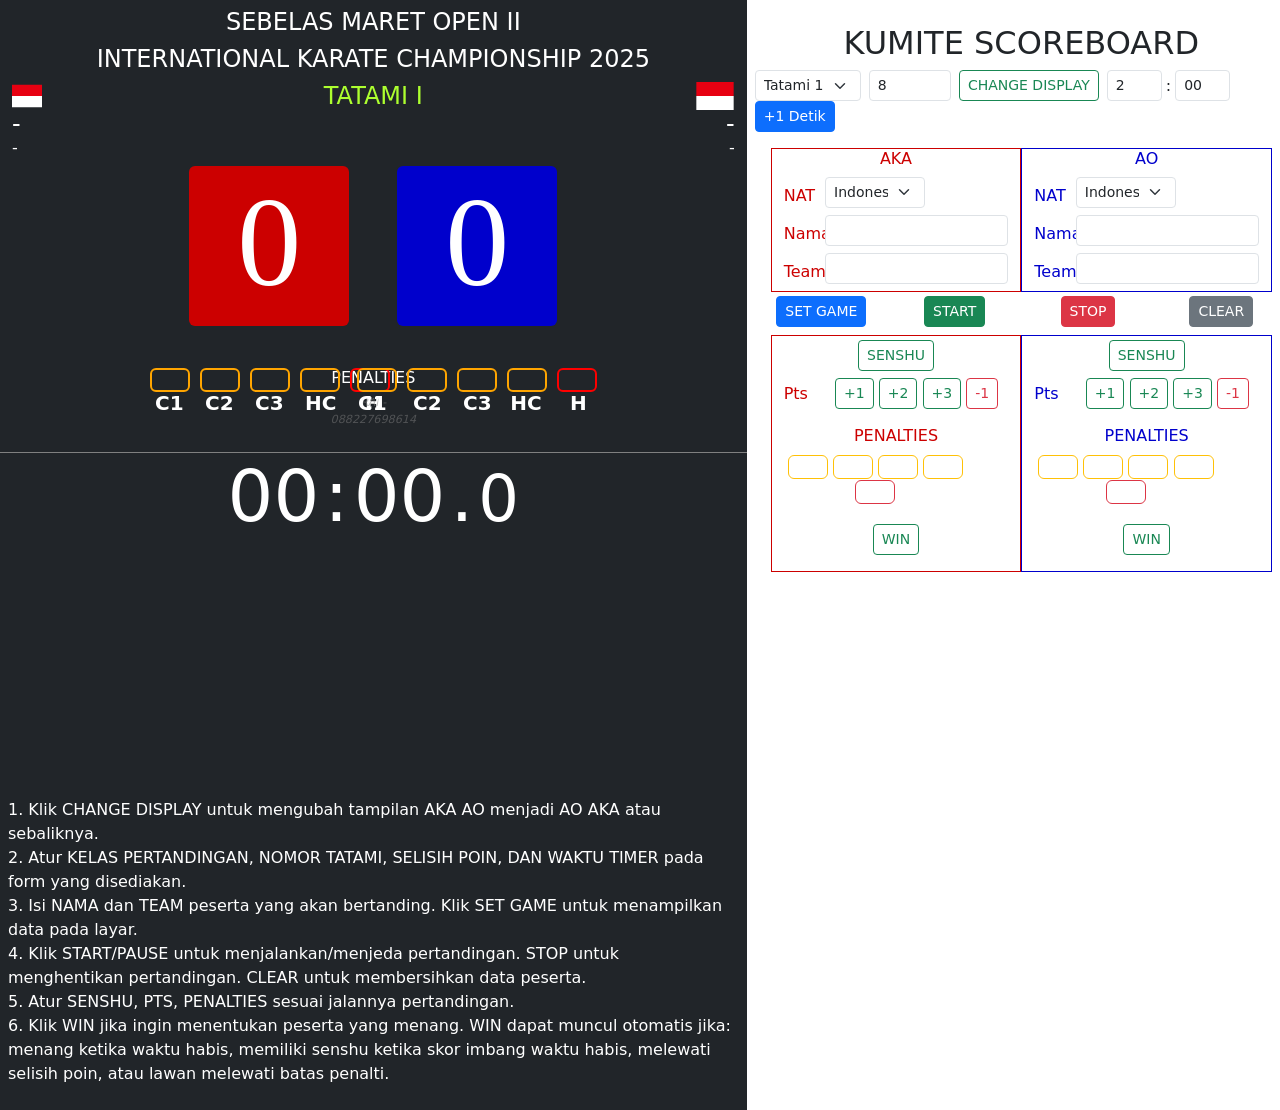
<file: index.html>
<!DOCTYPE html>
<html lang="en">
<head>
    <meta charset="UTF-8">
    <meta name="viewport" content="width=device-width, initial-scale=1.0">
    <link rel="stylesheet" href="css/bootstrap.min.css">
    <link rel="stylesheet" href="css/style.css">
    <script src="js/bootstrap.bundle.min.js"></script>
    <title>Kumite Scoreboard</title>
</head>
<body>
    <div class="d-flex justify-content-start">
        <div class="col-7 bg-dark text-white">
            <!-- Judul Kejuaraan -->
            <div class="position-relative text-center">
                <h3 class="mt-2" style="font-size: 1.5em" id="title_output">SEBELAS MARET OPEN II</h3>
                <h4 class="my-2" style="font-size: 1.5em" id="subtitle_output">INTERNATIONAL KARATE CHAMPIONSHIP 2025</h4>
                <!-- Tatami -->
                <span id="tatami_output" style="color:greenyellow; position: absolute; bottom: -40px; left: 50%; transform: translateX(-50%); font-size: 1.5em;">TATAMI I</span>
            </div>
            
            <div class="row my-2">
                <!-- AKA -->
                <div class="col-6">
                    <div class="row mx-0">
                        <div class="aka-flag">
                            <img id="aka_flag_output" src="assets/flag/id.svg" width="30" height="28">
                        </div>
                        <h4 class="mb-0" id="aka_name_output">-</h4>
                        <h6 id="aka_team_output">-</h6>
                        <div class="d-flex my-0 align-items-center">
                            <!-- Tanda WIN AKA -->
                            <div class="p-1 flex-grow-1 hi-green text-center">
                                <div id="aka_win_output" style="display: none;">
                                    <h1 id="aka_blink">WIN</h1>
                                </div>
                            </div>
                            <!-- Kotak Score AKA -->
                            <div class="p-0 badge hi-bgred" style="width: 160px; height: 160px; margin-bottom: 10px;">
                                <h1 class="display-1" style="font-family: 'Arial Black'; font-size: 8rem;" id="score_aka"></h1>
                                <div class="col-12 text-center hi-bggreen" id="aka_senshu_output" style="display: none;font-size: 2rem;">SENSHU</div>
                            </div>
                        </div>
                    </div>
                </div>
                <!-- AO -->
                <div class="col-6 text-end">
                    <div class="row mx-0">
                        <div class="ao-flag">
                            <img id="ao_flag_output" src="assets/flag/id.svg" width="40" height="28">
                        </div>
                        <h4 class="me-3 mb-0" id="ao_name_output">-</h4>
                        <h6 class="me-3" id="ao_team_output">-</h6>
                        <div class="d-flex my-0 align-items-center">
                            <!-- Kotak Score AO -->
                            <div class="p-0 badge hi-bgblue" style="width: 160px; height: 160px; margin-bottom: 10px;">
                                <h1 class="display-1" style="font-family: 'Arial Black'; font-size: 8rem;" id="score_ao"></h1>
                                <div class="col-12 text-center hi-bggreen" id="ao_senshu_output" style="display: none;font-size: 2rem;">SENSHU</div>
                            </div>
                            <!-- Tanda WIN AO -->
                            <div class="p-1 flex-grow-1 hi-green text-center" id="ao_win_output" style="display: none;">
                                <h1 id="ao_blink">WIN</h1>
                            </div>
                        </div>
                    </div>
                </div>
            </div>
            
            <!-- PENALTI-->
            <div class="container text-center my-0">
                <div class="row" style="border-bottom: 1px solid grey;">
                    <!-- AKA -->
                    <div class="col-5 position-relative my-4" style="height: 1rem;"> <!-- Increased height to accommodate labels -->
                        <!-- Kotak Penalti AKA -->
                        <span class="badge outline-warning" id="aka_pen1_placeholder" style="width: 40px; height: 24px; display: inline-block; position: absolute; left: 150px;"></span>
                        <span class="badge outline-warning" id="aka_pen2_placeholder" style="width: 40px; height: 24px; display: inline-block; position: absolute; left: 200px;"></span>
                        <span class="badge outline-warning" id="aka_pen3_placeholder" style="width: 40px; height: 24px; display: inline-block; position: absolute; left: 250px;"></span>
                        <span class="badge outline-warning" id="aka_pen4_placeholder" style="width: 40px; height: 24px; display: inline-block; position: absolute; left: 300px;"></span>
                        <span class="badge outline-danger" id="aka_pen5_placeholder" style="width: 40px; height: 24px; display: inline-block; position: absolute; left: 350px;"></span>
                    
                        <!-- Isi Kotak Penalti AKA -->
                        <span class="badge hi-bgyellow pen-slot" style="display: none; width: 40px; height: 24px; position: absolute; left: 150px;" id="aka_pen1_output"></span>
                        <span class="badge hi-bgyellow pen-slot" style="display: none; width: 40px; height: 24px; position: absolute; left: 200px;" id="aka_pen2_output"></span>
                        <span class="badge hi-bgyellow pen-slot" style="display: none; width: 40px; height: 24px; position: absolute; left: 250px;" id="aka_pen3_output"></span>
                        <span class="badge hi-bgyellow pen-slot" style="display: none; width: 40px; height: 24px; position: absolute; left: 300px;" id="aka_pen4_output"></span>
                        <span class="badge hi-bgred pen-slot" style="display: none; width: 40px; height: 24px; position: absolute; left: 350px;" id="aka_pen5_output"></span>
                    
                        <!-- Label Kotak Penalti AKA -->
                        <span style="position: absolute; top: 20px; left: 155px; font-size: 20px; font-weight: bold;">C1</span>
                        <span style="position: absolute; top: 20px; left: 205px; font-size: 20px; font-weight: bold;">C2</span>
                        <span style="position: absolute; top: 20px; left: 255px; font-size: 20px; font-weight: bold;">C3</span>
                        <span style="position: absolute; top: 20px; left: 305px; font-size: 20px; font-weight: bold;">HC</span>
                        <span style="position: absolute; top: 20px; left: 365px; font-size: 20px; font-weight: bold;">H</span> 
                    </div>
                    <!-- Tulisan PENALTIES -->
                    <div class="col-2 my-4">
                            <h5 style="font-size: 1em; margin:0; padding:0;">PENALTIES</h5> 

                            <!-- WATERMARK -->
                            <span style="display: block; margin-top: 8px; font-size: 0.7em; color: gray; opacity: 0.5; font-style: italic;">
                                RAI - 088227698614
                            </span>
                    </div>
                    <!-- AO -->
                    <div class="col-5 position-relative my-4" style="height: 2rem;"> <!-- Increased height to accommodate labels -->
                        <!-- Kotak Penalti AO -->
                        <span class="badge outline-warning" id="ao_pen1_placeholder" style="width: 40px; height: 24px; display: inline-block; position: absolute; right: 350px;"></span>
                        <span class="badge outline-warning" id="ao_pen2_placeholder" style="width: 40px; height: 24px; display: inline-block; position: absolute; right: 300px;"></span>
                        <span class="badge outline-warning" id="ao_pen3_placeholder" style="width: 40px; height: 24px; display: inline-block; position: absolute; right: 250px;"></span>
                        <span class="badge outline-warning" id="ao_pen4_placeholder" style="width: 40px; height: 24px; display: inline-block; position: absolute; right: 200px;"></span>
                        <span class="badge outline-danger" id="ao_pen5_placeholder" style="width: 40px; height: 24px; display: inline-block; position: absolute; right: 150px;"></span>
                    
                        <!-- Isi Kotak Penalti AO -->
                        <span class="badge hi-bgyellow pen-slot" style="display: none; width: 40px; height: 24px; position: absolute; right: 350px;" id="ao_pen1_output"></span>
                        <span class="badge hi-bgyellow pen-slot" style="display: none; width: 40px; height: 24px; position: absolute; right: 300px;" id="ao_pen2_output"></span>
                        <span class="badge hi-bgyellow pen-slot" style="display: none; width: 40px; height: 24px; position: absolute; right: 250px;" id="ao_pen3_output"></span>
                        <span class="badge hi-bgyellow pen-slot" style="display: none; width: 40px; height: 24px; position: absolute; right: 200px;" id="ao_pen4_output"></span>
                        <span class="badge hi-bgred pen-slot" style="display: none; width: 40px; height: 24px; position: absolute; right: 150px;" id="ao_pen5_output"></span>
                    
                        <!-- Label Kotak Penalti AO -->
                        <span style="position: absolute; top: 20px; right: 160px; font-size: 20px; font-weight: bold;">H</span>
                        <span style="position: absolute; top: 20px; right: 205px; font-size: 20px; font-weight: bold;">HC</span>
                        <span style="position: absolute; top: 20px; right: 255px; font-size: 20px; font-weight: bold;">C3</span>
                        <span style="position: absolute; top: 20px; right: 305px; font-size: 20px; font-weight: bold;">C2</span>
                        <span style="position: absolute; top: 20px; right: 360px; font-size: 20px; font-weight: bold;">C1</span>
                    </div>                    
                </div>
            </div>
            <div class="container text-center row my-0" style="margin: 0; padding: 0;">
                <div class="row align-items-center" style="margin: 0; padding: 0;"> 
                    <div class="text-center" style="margin: 0; padding: 0;"> 
                        <h1 id="outputMinute" style="display: inline; font-size: 4.5em;">00</h1>
                        <h1 style="display: inline; font-size: 4.5em;">:</h1>
                        <h1 id="outputSecond" style="display: inline; font-size: 4.5em;">00</h1>
                        <h1 style="display: inline; font-size: 4.5em;">.</h1>
                        <h3 id="outputMilisecond" style="display: inline; font-size: 4em;">0</h3>
                    </div>
                </div>
            </div>
              <div style="height: 250px;"></div>
        </div>
        <div class="col-5 mx-2 my-4">
            <h2 class="text-center">KUMITE SCOREBOARD</h2>
            <div class="mb-3 row gx-2 align-items-center">
                <!-- Tatami -->
                <div class="col-auto">
                    <select id="tatami_input" class="form-select form-select-sm" data-bs-toggle="tooltip" data-bs-placement="top" data-bs-title="Nomor Tatami" onchange="js_tatami()">
                        <option value="1">Tatami 1</option>
                        <option value="2">Tatami 2</option>
                        <option value="3">Tatami 3</option>
                        <option value="4">Tatami 4</option>
                        <option value="5">Tatami 5</option>
                        <option value="6">Tatami 6</option>
                        <option value="7">Tatami 7</option>
                        <option value="8">Tatami 8</option>
                    </select>
                </div>
                <!-- Selisih poin -->
                <div class="col-sm-2">
                    <input id="dev_point" min="0" type="number" value="8" class="form-control form-control-sm" data-bs-title="SELISIH POIN" onchange="js_dev_point()">
                </div>
                <!-- Change display -->
                <div class="col-auto">
                    <a href="Kumite Scoreboard - Reverse Display.html">
                        <button type="button" class="btn btn-outline-success btn-sm" data-bs-toggle="tooltip" data-bs-placement="top" data-bs-title="Reverse Display">CHANGE DISPLAY</button>
                    </a>
                </div>
                <!-- Waktu -->
                <div class="col-auto">
                    <div class="d-flex align-items-center gap-1">
                        <input id="inputMinute" type="number" class="form-control form-control-sm" data-bs-toggle="tooltip" data-bs-placement="top" data-bs-title="Menit" style="width:55px;" value="2">
                        <span>:</span>
                        <input id="inputSecond" type="number" class="form-control form-control-sm" data-bs-toggle="tooltip" data-bs-placement="top" data-bs-title="Detik" style="width:55px;" value="00">
                    </div>
                </div>
                <!-- Add time -->
                <div class="col-auto">
                    <button type="button" class="btn btn-primary btn-sm" id="add_time_button" data-bs-toggle="tooltip" data-bs-placement="top" data-bs-title="Add Extra Time">+1 Detik</button>
                </div>
            </div>
            <div class="container text-center mt-2">
                <div class="row mx-1">
                    <!-- Input Team AKA -->
                    <div class="col-6 hi-outred">
                        <div class="row align-items-center">
                            <div class="col justify-content-center">
                                <H6>AKA</H6>
                            </div>
                        </div>
                        <div class="row form-inline">
                            <label for="nationality" class="col-sm-2 col-form-label">NAT</label>
                            <div class="col-sm-6">
                                <select id="aka_nat_input" class="form-select form-select-sm" aria-label="Select Nationality">
                                    <option selected value="INA" data-flag="assets/flag/id.svg">Indonesia</option>
                                    <option value="BRU" data-flag="assets/flag/bn.svg">Brunei Darussalam</option>
                                    <option value="MAS" data-flag="assets/flag/my.svg">Malaysia</option>
                                    <option value="SDN" data-flag="assets/flag/sd.svg">Sudan</option>
                                    <option value="MYA" data-flag="assets/flag/mm.svg">Myanmar</option>
                                    <option value="MAR" data-flag="assets/flag/ma.svg">Morocco</option>
                                    <option value="TAN" data-flag="assets/flag/tz.svg">Tanzania</option>
                                </select>
                            </div>
                        </div>
                        <div class="row">
                            <label for="aka_name" class="col-sm-2 col-form-label">Nama</label>
                            <div class="col-sm-10">
                                <input type="text" value="" class="form-control form-control-sm" id="aka_name_input" onchange="js_aka_name()">
                            </div>
                        </div>
                        <div class="row">
                            <label for="aka_team" class="col-sm-2 col-form-label">Team</label>
                            <div class="col-sm-10">
                                <input type="text" value="" class="form-control form-control-sm" id="aka_team_input" onchange="js_aka_team()">
                            </div>
                        </div>
                    </div>
                    <!-- Input Team AO -->
                    <div class="col-6 hi-outblue">
                        <div class="row align-items-center">
                            <div class="col justify-content-center">
                                <h6>AO</h6>
                            </div>
                        </div>
                        <div class="row form-inline">
                            <label for="nationality" class="col-sm-2 col-form-label">NAT</label>
                            <div class="col-sm-6">
                                <select id="ao_nat_input" class="form-select form-select-sm" aria-label="Select Nationality">
                                    <option selected value="INA" data-flag="assets/flag/id.svg">Indonesia</option>
                                    <option value="BRU" data-flag="assets/flag/bn.svg">Brunei Darussalam</option>
                                    <option value="MAS" data-flag="assets/flag/my.svg">Malaysia</option>
                                    <option value="SDN" data-flag="assets/flag/sd.svg">Sudan</option>
                                    <option value="MYA" data-flag="assets/flag/mm.svg">Myanmar</option>
                                    <option value="MAR" data-flag="assets/flag/ma.svg">Morocco</option>
                                    <option value="TAN" data-flag="assets/flag/tz.svg">Tanzania</option>
                                </select>
                            </div>
                        </div>
                        <div class="row">
                            <label for="ao_name" class="col-sm-2 col-form-label">Nama</label>
                            <div class="col-sm-10">
                                <input type="text" value="" class="form-control form-control-sm" id="ao_name_input" onchange="js_ao_name()">
                            </div>
                        </div>
                        <div class="row">
                            <label for="ao_team" class="col-sm-2 col-form-label">Team</label>
                            <div class="col-sm-10">
                                <input type="text" value="" class="form-control form-control-sm" id="ao_team_input" onchange="js_ao_team()">
                            </div>
                        </div>
                    </div>
                </div>
            </div>
            <div class="container text-center">
                <div class="row mt-1 align-items-center">
                    <div class="col">
                        <button type="button" class="btn btn-primary btn-sm" onclick="round_set()" style="display: inline-block;">SET GAME</button>
                    </div>
                    <div class="col">
                        <button type="button" class="btn btn-success btn-sm" onclick="StartClock()" id="startTime" style="display: inline-block;">START</button>
                        <button type="button" class="btn btn-warning btn-sm" onclick="PauseClock()" id="pauseTime" style="display: none;">PAUSE</button>
                    </div>
                    <div class="col">
                        <button type="button" class="btn btn-danger btn-sm" onclick="StopClock()" id="stopTime" style="display: inline-block;">STOP</button>
                    </div>
                    <div class="col">
                        <button type="button" class="btn btn-secondary btn-sm" onclick="clear_set()" id="clear_set" style="display: inline-block;">CLEAR</button>
                    </div>
                </div>
            </div>
            <div class="container text-center mt-2">
                <div class="row mx-1">
                    <!-- Input Poin, Penalti, Senshu, dan WIN AKA -->
                    <div class="col-6 hi-outred">
                        <div class="row align-items-center mt-1">
                            <div class="col justify-content-center">
                                <button type="button" class="btn btn-outline-success btn-sm" id="aka_senshu_on" style="display: inline-block;" onclick="aka_senshu_on()">SENSHU</button>
                                <button type="button" class="btn btn-success btn-sm" id="aka_senshu_off" style="display: none;" onclick="aka_senshu_off()">SENSHU</button>
                            </div>
                        </div>
                        <div class="my-1 row align-items-center">
                            <label for="pts" class="col-sm-2 col-form-label">Pts</label>
                            <div class="col-sm-10 text-center">
                                <button type="button" class="btn btn-outline-success btn-sm" onclick="aka_juko()">+1</button>
                                <button type="button" class="btn btn-outline-success btn-sm" onclick="aka_wazzari()">+2</button>
                                <button type="button" class="btn btn-outline-success btn-sm" onclick="aka_ippon()">+3</button>
                                <button type="button" class="btn btn-outline-danger btn-sm" onclick="aka_minus()">-1</button>
                            </div>
                        </div>
                        <div class="my-1 row">
                            <label for="penalties" class="col-sm-12 col-form-label">PENALTIES</label>
                            <div class="col-sm-10 mb-3">
                                <button type="button" class="btn btn-outline-warning" id="aka_pen1_on" style="width: 40px; height: 24px; display: inline-block;" onclick="aka_pen1_on()"></button>
                                <button type="button" class="btn btn-warning" id="aka_pen1_off" style="width: 40px; height: 24px; display: none;" onclick="aka_pen1_off()"></button>
                                <button type="button" class="btn btn-outline-warning" id="aka_pen2_on" style="width: 40px; height: 24px; display: inline-block;" onclick="aka_pen2_on()"></button>
                                <button type="button" class="btn btn-warning" id="aka_pen2_off" style="width: 40px; height: 24px; display: none;" onclick="aka_pen2_off()"></button>
                                <button type="button" class="btn btn-outline-warning" id="aka_pen3_on" style="width: 40px; height: 24px; display: inline-block;" onclick="aka_pen3_on()"></button>
                                <button type="button" class="btn btn-warning" id="aka_pen3_off" style="width: 40px; height: 24px; display: none;" onclick="aka_pen3_off()"></button>
                                <button type="button" class="btn btn-outline-warning" id="aka_pen4_on" style="width: 40px; height: 24px; display: inline-block;" onclick="aka_pen4_on()"></button>
                                <button type="button" class="btn btn-warning" id="aka_pen4_off" style="width: 40px; height: 24px; display: none;" onclick="aka_pen4_off()"></button>
                                <button type="button" class="btn btn-outline-danger" id="aka_pen5_on" style="width: 40px; height: 24px; display: inline-block;" onclick="aka_pen5_on()"></button>
                                <button type="button" class="btn btn-danger" id="aka_pen5_off" style="width: 40px; height: 24px; display: none;" onclick="aka_pen5_off()"></button>
                            </div>
                        </div>
                        <div class="mb-3 row">
                            <div class="col-12">
                                <button type="button" class="btn btn-outline-success btn-sm" id="aka_win_on" style="display: inline-block;" onclick="aka_win_on()">WIN</button>
                                <button type="button" class="btn btn-success btn-sm" id="aka_win_off" style="display: none;" onclick="aka_win_off()">WIN</button>
                            </div>
                        </div>
                    </div>
                    <!-- Input Poin, Penalti, Senshu, dan WIN AO -->
                    <div class="col-6 hi-outblue">
                        <div class="row align-items-center mt-1">
                            <div class="col justify-content-center">
                                <button type="button" class="btn btn-outline-success btn-sm" id="ao_senshu_on" style="display: inline-block;" onclick="ao_senshu_on()">SENSHU</button>
                                <button type="button" class="btn btn-success btn-sm" id="ao_senshu_off" style="display: none;" onclick="ao_senshu_off()">SENSHU</button>
                            </div>
                        </div>
                        <div class="my-1 row align-items-center">
                            <label for="pts" class="col-sm-2 col-form-label">Pts</label>
                            <div class="col-sm-10 text-center">
                                <button type="button" class="btn btn-outline-success btn-sm" onclick="ao_juko()">+1</button>
                                <button type="button" class="btn btn-outline-success btn-sm" onclick="ao_wazzari()">+2</button>
                                <button type="button" class="btn btn-outline-success btn-sm" onclick="ao_ippon()">+3</button>
                                <button type="button" class="btn btn-outline-danger btn-sm" onclick="ao_minus()">-1</button>
                            </div>
                        </div>
                        <div class="my-1 row align-items-center">
                            <label for="penalties" class="col-sm-12 col-form-label">PENALTIES</label>
                            <div class="col-sm-10 mb-3">
                                <button type="button" class="btn btn-outline-warning" id="ao_pen1_on" style="width: 40px; height: 24px; display: inline-block;" onclick="ao_pen1_on()"></button>
                                <button type="button" class="btn btn-warning" id="ao_pen1_off" style="width: 40px; height: 24px; display: none;" onclick="ao_pen1_off()"></button>
                                <button type="button" class="btn btn-outline-warning" id="ao_pen2_on" style="width: 40px; height: 24px; display: inline-block;" onclick="ao_pen2_on()"></button>
                                <button type="button" class="btn btn-warning" id="ao_pen2_off" style="width: 40px; height: 24px; display: none;" onclick="ao_pen2_off()"></button>
                                <button type="button" class="btn btn-outline-warning" id="ao_pen3_on" style="width: 40px; height: 24px; display: inline-block;" onclick="ao_pen3_on()"></button>
                                <button type="button" class="btn btn-warning" id="ao_pen3_off" style="width: 40px; height: 24px; display: none;" onclick="ao_pen3_off()"></button>
                                <button type="button" class="btn btn-outline-warning" id="ao_pen4_on" style="width: 40px; height: 24px; display: inline-block;" onclick="ao_pen4_on()"></button>
                                <button type="button" class="btn btn-warning" id="ao_pen4_off" style="width: 40px; height: 24px; display: none;" onclick="ao_pen4_off()"></button>
                                <button type="button" class="btn btn-outline-danger" id="ao_pen5_on" style="width: 40px; height: 24px; display: inline-block;" onclick="ao_pen5_on()"></button>
                                <button type="button" class="btn btn-danger" id="ao_pen5_off" style="width: 40px; height: 24px; display: none;" onclick="ao_pen5_off()"></button>
                            </div>
                        </div>
                        <div class="mb-3 row">
                            <div class="col-12">
                                <button type="button" class="btn btn-outline-success btn-sm" id="ao_win_on" style="display: inline-block;" onclick="ao_win_on()">WIN</button>
                                <button type="button" class="btn btn-success btn-sm" id="ao_win_off" style="display: none;" onclick="ao_win_off()">WIN</button>
                            </div>
                        </div>
                    </div>

                </div>
            </div>
        </div>
    </div>
    <div class="d-flex justify-content-start">
        <div class="col-7 bg-dark text-white p-2">
            <p>
                1. Klik CHANGE DISPLAY untuk mengubah tampilan AKA AO menjadi AO AKA atau sebaliknya. <br>
                2. Atur KELAS PERTANDINGAN, NOMOR TATAMI, SELISIH POIN, DAN WAKTU TIMER pada form yang disediakan.<br>
                3. Isi NAMA dan TEAM peserta yang akan bertanding. Klik SET GAME untuk menampilkan data pada layar.<br>
                4. Klik START/PAUSE untuk menjalankan/menjeda pertandingan. STOP untuk menghentikan pertandingan. CLEAR untuk membersihkan data peserta. <br>
                5. Atur SENSHU, PTS, PENALTIES sesuai jalannya pertandingan. <br>
                6. Klik WIN jika ingin menentukan peserta yang menang. WIN dapat muncul otomatis jika: menang ketika waktu habis, memiliki senshu ketika skor imbang waktu habis, melewati selisih poin, atau lawan melewati batas penalti.
            </p>
        </div>
    </div>
    <script src="js/kumite-script.js"></script>
</body>
</html>
</file>
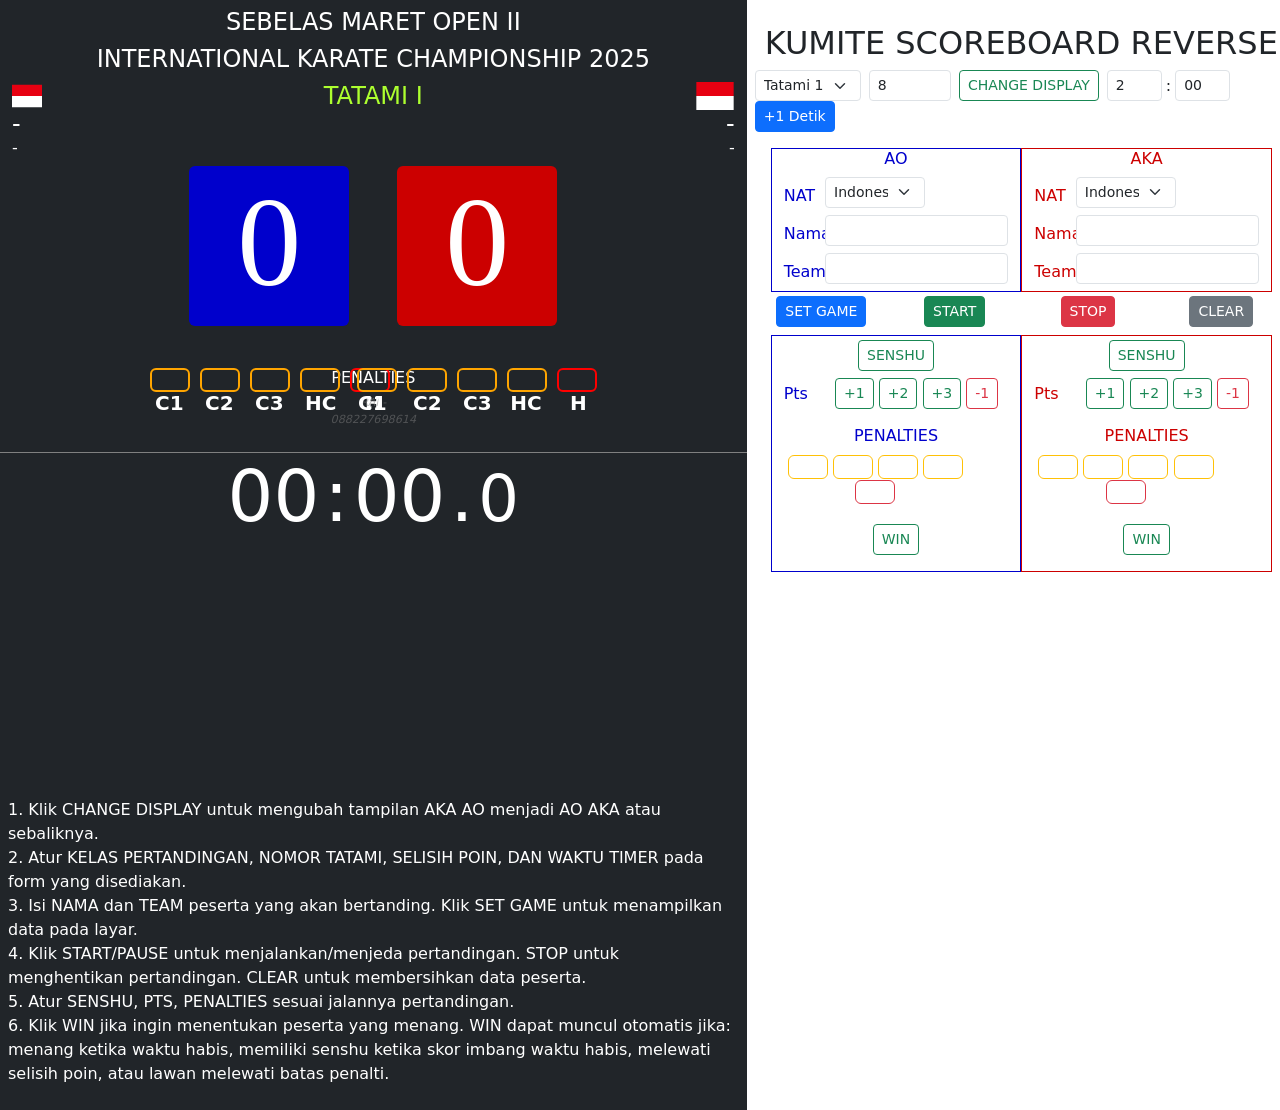
<file: Kumite Scoreboard - Reverse Display.html>
<!DOCTYPE html>
<html lang="en">
<head>
    <meta charset="UTF-8">
    <meta name="viewport" content="width=device-width, initial-scale=1.0">
    <link rel="stylesheet" href="css/bootstrap.min.css">
    <link rel="stylesheet" href="css/style.css">
    <script src="js/bootstrap.bundle.min.js"></script>
    <title>Kumite Scoreboard</title>
</head>
<body>
    <div class="d-flex justify-content-start">
        <div class="col-7 bg-dark text-white">
            <!-- Judul Kejuaraan -->
            <div class="position-relative text-center">
                <h3 class="mt-2" style="font-size: 1.5em" id="title_output">SEBELAS MARET OPEN II</h3>
                <h4 class="my-2" style="font-size: 1.5em" id="subtitle_output">INTERNATIONAL KARATE CHAMPIONSHIP 2025</h4>
                <!-- Tatami -->
                <span id="tatami_output" style="color:greenyellow; position: absolute; bottom: -40px; left: 50%; transform: translateX(-50%); font-size: 1.5em;">TATAMI I</span>
            </div>
            
            <div class="row my-2">
                <!-- AO -->
                <div class="col-6">
                    <div class="row mx-0">
                        <div class="ao-flag">
                            <img id="ao_flag_output" src="assets/flag/id.svg" width="30" height="28">
                        </div>
                        <h4 class="mb-0" id="ao_name_output">-</h4>
                        <h6 id="ao_team_output">-</h6>
                        <div class="d-flex my-0 align-items-center">
                            <!-- Tanda WIN AO -->
                            <div class="p-1 flex-grow-1 hi-green text-center">
                                <div id="ao_win_output" style="display: none;">
                                    <h1 id="ao_blink">WIN</h1>
                                </div>
                            </div>
                            <!-- Kotak Score AO -->
                            <div class="p-0 badge hi-bgblue" style="width: 160px; height: 160px; margin-bottom: 10px;">
                                <h1 class="display-1" style="font-family: 'Arial Black'; font-size: 8rem;" id="score_ao"></h1>
                                <div class="col-12 text-center hi-bggreen" id="ao_senshu_output" style="display: none;font-size: 2rem;">SENSHU</div>
                            </div>
                        </div>
                    </div>
                </div>
                <!-- AKA -->
                <div class="col-6 text-end">
                    <div class="row mx-0">
                        <div class="aka-flag">
                            <img id="aka_flag_output" src="assets/flag/id.svg" width="40" height="28">
                        </div>
                        <h4 class="me-3 mb-0" id="aka_name_output">-</h4>
                        <h6 class="me-3" id="aka_team_output">-</h6>
                        <div class="d-flex my-0 align-items-center">
                            <!-- Kotak Score AKA -->
                            <div class="p-0 badge hi-bgred" style="width: 160px; height: 160px; margin-bottom: 10px;">
                                <h1 class="display-1" style="font-family: 'Arial Black'; font-size: 8rem;" id="score_aka"></h1>
                                <div class="col-12 text-center hi-bggreen" id="aka_senshu_output" style="display: none;font-size: 2rem;">SENSHU</div>
                            </div>
                            <!-- Tanda WIN AKA -->
                            <div class="p-1 flex-grow-1 hi-green text-center" id="aka_win_output" style="display: none;">
                                <h1 id="aka_blink">WIN</h1>
                            </div>
                        </div>
                    </div>
                </div>
            </div>
            
            <!-- PENALTI-->
            <div class="container text-center my-0">
                <div class="row" style="border-bottom: 1px solid grey;">
                    <!-- AO -->
                    <div class="col-5 position-relative my-4" style="height: 1rem;"> 
                        <!-- Kotak Penalti AO -->
                        <span class="badge outline-warning" id="ao_pen1_placeholder" style="width: 40px; height: 24px; display: inline-block; position: absolute; left: 150px;"></span>
                        <span class="badge outline-warning" id="ao_pen2_placeholder" style="width: 40px; height: 24px; display: inline-block; position: absolute; left: 200px;"></span>
                        <span class="badge outline-warning" id="ao_pen3_placeholder" style="width: 40px; height: 24px; display: inline-block; position: absolute; left: 250px;"></span>
                        <span class="badge outline-warning" id="ao_pen4_placeholder" style="width: 40px; height: 24px; display: inline-block; position: absolute; left: 300px;"></span>
                        <span class="badge outline-danger" id="ao_pen5_placeholder" style="width: 40px; height: 24px; display: inline-block; position: absolute; left: 350px;"></span>
                    
                        <!-- Isi Kotak Penalti AKA -->
                        <span class="badge hi-bgyellow pen-slot" style="display: none; width: 40px; height: 24px; position: absolute; left: 150px;" id="ao_pen1_output"></span>
                        <span class="badge hi-bgyellow pen-slot" style="display: none; width: 40px; height: 24px; position: absolute; left: 200px;" id="ao_pen2_output"></span>
                        <span class="badge hi-bgyellow pen-slot" style="display: none; width: 40px; height: 24px; position: absolute; left: 250px;" id="ao_pen3_output"></span>
                        <span class="badge hi-bgyellow pen-slot" style="display: none; width: 40px; height: 24px; position: absolute; left: 300px;" id="ao_pen4_output"></span>
                        <span class="badge hi-bgred pen-slot" style="display: none; width: 40px; height: 24px; position: absolute; left: 350px;" id="ao_pen5_output"></span>
                    
                        <!-- Label Kotak Penalti AKA-->
                        <span style="position: absolute; top: 20px; left: 155px; font-size: 20px; font-weight: bold;">C1</span>
                        <span style="position: absolute; top: 20px; left: 205px; font-size: 20px; font-weight: bold;">C2</span>
                        <span style="position: absolute; top: 20px; left: 255px; font-size: 20px; font-weight: bold;">C3</span>
                        <span style="position: absolute; top: 20px; left: 305px; font-size: 20px; font-weight: bold;">HC</span>
                        <span style="position: absolute; top: 20px; left: 365px; font-size: 20px; font-weight: bold;">H</span> 
                    </div>
                    <!-- Tulisan PENALTIES -->
                    <div class="col-2 my-4">
                            <h5 style="font-size: 1em; margin:0; padding:0;">PENALTIES</h5> 

                            <span style="display: block; margin-top: 8px; font-size: 0.7em; color: gray; opacity: 0.5; font-style: italic;">
                                RAI - 088227698614
                            </span>
                    </div>
                    <!-- AKA -->
                    <div class="col-5 position-relative my-4" style="height: 2rem;"> 
                        <!-- Kotak Penalti AO -->
                        <span class="badge outline-warning" id="aka_pen1_placeholder" style="width: 40px; height: 24px; display: inline-block; position: absolute; right: 350px;"></span>
                        <span class="badge outline-warning" id="aka_pen2_placeholder" style="width: 40px; height: 24px; display: inline-block; position: absolute; right: 300px;"></span>
                        <span class="badge outline-warning" id="aka_pen3_placeholder" style="width: 40px; height: 24px; display: inline-block; position: absolute; right: 250px;"></span>
                        <span class="badge outline-warning" id="aka_pen4_placeholder" style="width: 40px; height: 24px; display: inline-block; position: absolute; right: 200px;"></span>
                        <span class="badge outline-danger" id="aka_pen5_placeholder" style="width: 40px; height: 24px; display: inline-block; position: absolute; right: 150px;"></span>
                    
                        <!-- Isi Kotak Penalti AO -->
                        <span class="badge hi-bgyellow pen-slot" style="display: none; width: 40px; height: 24px; position: absolute; right: 350px;" id="aka_pen1_output"></span>
                        <span class="badge hi-bgyellow pen-slot" style="display: none; width: 40px; height: 24px; position: absolute; right: 300px;" id="aka_pen2_output"></span>
                        <span class="badge hi-bgyellow pen-slot" style="display: none; width: 40px; height: 24px; position: absolute; right: 250px;" id="aka_pen3_output"></span>
                        <span class="badge hi-bgyellow pen-slot" style="display: none; width: 40px; height: 24px; position: absolute; right: 200px;" id="aka_pen4_output"></span>
                        <span class="badge hi-bgred pen-slot" style="display: none; width: 40px; height: 24px; position: absolute; right: 150px;" id="aka_pen5_output"></span>
                    
                        <!-- Label Kotak Penalti AO -->
                        <span style="position: absolute; top: 20px; right: 160px; font-size: 20px; font-weight: bold;">H</span>
                        <span style="position: absolute; top: 20px; right: 205px; font-size: 20px; font-weight: bold;">HC</span>
                        <span style="position: absolute; top: 20px; right: 255px; font-size: 20px; font-weight: bold;">C3</span>
                        <span style="position: absolute; top: 20px; right: 305px; font-size: 20px; font-weight: bold;">C2</span>
                        <span style="position: absolute; top: 20px; right: 360px; font-size: 20px; font-weight: bold;">C1</span>
                    </div>                    
                </div>
            </div>
            <div class="container text-center row my-0" style="margin: 0; padding: 0;">
                <div class="row align-items-center" style="margin: 0; padding: 0;"> 
                    <div class="text-center" style="margin: 0; padding: 0;"> 
                        <h1 id="outputMinute" style="display: inline; font-size: 4.5em;">00</h1>
                        <h1 style="display: inline; font-size: 4.5em;">:</h1>
                        <h1 id="outputSecond" style="display: inline; font-size: 4.5em;">00</h1>
                        <h1 style="display: inline; font-size: 4.5em;">.</h1>
                        <h3 id="outputMilisecond" style="display: inline; font-size: 4em;">0</h3>
                    </div>
                </div>
            </div>
              <div style="height: 250px;"></div>
        </div>
        <div class="col-5 mx-2 my-4">
            <h2 class="text-center">KUMITE SCOREBOARD REVERSE</h2>
            <div class="mb-3 row gx-2 align-items-center">
                <!-- Tatami -->
                <div class="col-auto">
                    <select id="tatami_input" class="form-select form-select-sm" data-bs-toggle="tooltip" data-bs-placement="top" data-bs-title="Nomor Tatami" onchange="js_tatami()">
                        <option value="1">Tatami 1</option>
                        <option value="2">Tatami 2</option>
                        <option value="3">Tatami 3</option>
                        <option value="4">Tatami 4</option>
                        <option value="5">Tatami 5</option>
                        <option value="6">Tatami 6</option>
                        <option value="7">Tatami 7</option>
                        <option value="8">Tatami 8</option>
                    </select>
                </div>
                <!-- Selisih poin -->
                <div class="col-sm-2">
                    <input id="dev_point" min="0" type="number" value="8" class="form-control form-control-sm" data-bs-title="SELISIH POIN" onchange="js_dev_point()">
                </div>
                <!-- Change display -->
                <div class="col-auto">
                    <a href="index.html">
                        <button type="button" class="btn btn-outline-success btn-sm" data-bs-toggle="tooltip" data-bs-placement="top" data-bs-title="Normal Display">CHANGE DISPLAY</button>
                    </a>
                </div>
                <!-- Waktu -->
                <div class="col-auto">
                    <div class="d-flex align-items-center gap-1">
                        <input id="inputMinute" type="number" class="form-control form-control-sm" data-bs-toggle="tooltip" data-bs-placement="top" data-bs-title="Menit" style="width:55px;" value="2">
                        <span>:</span>
                        <input id="inputSecond" type="number" class="form-control form-control-sm" data-bs-toggle="tooltip" data-bs-placement="top" data-bs-title="Detik" style="width:55px;" value="00">
                    </div>
                </div>
                <!-- Add time -->
                <div class="col-auto">
                    <button type="button" class="btn btn-primary btn-sm" id="add_time_button" data-bs-toggle="tooltip" data-bs-placement="top" data-bs-title="Add Extra Time">+1 Detik</button>
                </div>
            </div>
            <div class="container text-center mt-2">
                <div class="row mx-1">
                    <!-- Input Team AO -->
                    <div class="col-6 hi-outblue">
                        <div class="row align-items-center">
                            <div class="col justify-content-center">
                                <H6>AO</H6>
                            </div>
                        </div>
                        <div class="row form-inline">
                            <label for="nationality" class="col-sm-2 col-form-label">NAT</label>
                            <div class="col-sm-6">
                                <select id="ao_nat_input" class="form-select form-select-sm" aria-label="Select Nationality">
                                    <option selected value="INA" data-flag="assets/flag/id.svg">Indonesia</option>
                                    <option value="BRU" data-flag="assets/flag/bn.svg">Brunei Darussalam</option>
                                    <option value="MAS" data-flag="assets/flag/my.svg">Malaysia</option>
                                    <option value="SDN" data-flag="assets/flag/sd.svg">Sudan</option>
                                    <option value="MYA" data-flag="assets/flag/mm.svg">Myanmar</option>
                                    <option value="MAR" data-flag="assets/flag/ma.svg">Morocco</option>
                                    <option value="TAN" data-flag="assets/flag/tz.svg">Tanzania</option>
                                </select>
                            </div>
                        </div>
                        <div class="row">
                            <label for="ao_name" class="col-sm-2 col-form-label">Nama</label>
                            <div class="col-sm-10">
                                <input type="text" value="" class="form-control form-control-sm" id="ao_name_input" onchange="js_ao_name()">
                            </div>
                        </div>
                        <div class="row">
                            <label for="ao_team" class="col-sm-2 col-form-label">Team</label>
                            <div class="col-sm-10">
                                <input type="text" value="" class="form-control form-control-sm" id="ao_team_input" onchange="js_ao_team()">
                            </div>
                        </div>
                    </div>
                    <!-- Input Team AKA -->
                    <div class="col-6 hi-outred">
                        <div class="row align-items-center">
                            <div class="col justify-content-center">
                                <h6>AKA</h6>
                            </div>
                        </div>
                        <div class="row form-inline">
                            <label for="nationality" class="col-sm-2 col-form-label">NAT</label>
                            <div class="col-sm-6">
                                <select id="aka_nat_input" class="form-select form-select-sm" aria-label="Select Nationality">
                                    <option selected value="INA" data-flag="assets/flag/id.svg">Indonesia</option>
                                    <option value="BRU" data-flag="assets/flag/bn.svg">Brunei Darussalam</option>
                                    <option value="MAS" data-flag="assets/flag/my.svg">Malaysia</option>
                                    <option value="SDN" data-flag="assets/flag/sd.svg">Sudan</option>
                                    <option value="MYA" data-flag="assets/flag/mm.svg">Myanmar</option>
                                    <option value="MAR" data-flag="assets/flag/ma.svg">Morocco</option>
                                    <option value="TAN" data-flag="assets/flag/tz.svg">Tanzania</option>
                                </select>
                            </div>
                        </div>
                        <div class="row">
                            <label for="aka_name" class="col-sm-2 col-form-label">Nama</label>
                            <div class="col-sm-10">
                                <input type="text" value="" class="form-control form-control-sm" id="aka_name_input" onchange="js_aka_name()">
                            </div>
                        </div>
                        <div class="row">
                            <label for="aka_team" class="col-sm-2 col-form-label">Team</label>
                            <div class="col-sm-10">
                                <input type="text" value="" class="form-control form-control-sm" id="aka_team_input" onchange="js_aka_team()">
                            </div>
                        </div>
                    </div>
                </div>
            </div>
            <div class="container text-center">
                <div class="row mt-1 align-items-center">
                    <div class="col">
                        <button type="button" class="btn btn-primary btn-sm" onclick="round_set()" style="display: inline-block;">SET GAME</button>
                    </div>
                    <div class="col">
                        <button type="button" class="btn btn-success btn-sm" onclick="StartClock()" id="startTime" style="display: inline-block;">START</button>
                        <button type="button" class="btn btn-warning btn-sm" onclick="PauseClock()" id="pauseTime" style="display: none;">PAUSE</button>
                    </div>
                    <div class="col">
                        <button type="button" class="btn btn-danger btn-sm" onclick="StopClock()" id="stopTime" style="display: inline-block;">STOP</button>
                    </div>
                    <div class="col">
                        <button type="button" class="btn btn-secondary btn-sm" onclick="clear_set()" id="clear_set" style="display: inline-block;">CLEAR</button>
                    </div>
                </div>
            </div>
            <div class="container text-center mt-2">
                <div class="row mx-1">
                    <!-- Input Poin, Penalti, Senshu, dan WIN AO -->
                    <div class="col-6 hi-outblue">
                        <div class="row align-items-center mt-1">
                            <div class="col justify-content-center">
                                <button type="button" class="btn btn-outline-success btn-sm" id="ao_senshu_on" style="display: inline-block;" onclick="ao_senshu_on()">SENSHU</button>
                                <button type="button" class="btn btn-success btn-sm" id="ao_senshu_off" style="display: none;" onclick="ao_senshu_off()">SENSHU</button>
                            </div>
                        </div>
                        <div class="my-1 row align-items-center">
                            <label for="pts" class="col-sm-2 col-form-label">Pts</label>
                            <div class="col-sm-10 text-center">
                                <button type="button" class="btn btn-outline-success btn-sm" onclick="ao_juko()">+1</button>
                                <button type="button" class="btn btn-outline-success btn-sm" onclick="ao_wazzari()">+2</button>
                                <button type="button" class="btn btn-outline-success btn-sm" onclick="ao_ippon()">+3</button>
                                <button type="button" class="btn btn-outline-danger btn-sm" onclick="ao_minus()">-1</button>
                            </div>
                        </div>
                        <div class="my-1 row">
                            <label for="penalties" class="col-sm-12 col-form-label">PENALTIES</label>
                            <div class="col-sm-10 mb-3">
                                <button type="button" class="btn btn-outline-warning" id="ao_pen1_on" style="width: 40px; height: 24px; display: inline-block;" onclick="ao_pen1_on()"></button>
                                <button type="button" class="btn btn-warning" id="ao_pen1_off" style="width: 40px; height: 24px; display: none;" onclick="ao_pen1_off()"></button>
                                <button type="button" class="btn btn-outline-warning" id="ao_pen2_on" style="width: 40px; height: 24px; display: inline-block;" onclick="ao_pen2_on()"></button>
                                <button type="button" class="btn btn-warning" id="ao_pen2_off" style="width: 40px; height: 24px; display: none;" onclick="ao_pen2_off()"></button>
                                <button type="button" class="btn btn-outline-warning" id="ao_pen3_on" style="width: 40px; height: 24px; display: inline-block;" onclick="ao_pen3_on()"></button>
                                <button type="button" class="btn btn-warning" id="ao_pen3_off" style="width: 40px; height: 24px; display: none;" onclick="ao_pen3_off()"></button>
                                <button type="button" class="btn btn-outline-warning" id="ao_pen4_on" style="width: 40px; height: 24px; display: inline-block;" onclick="ao_pen4_on()"></button>
                                <button type="button" class="btn btn-warning" id="ao_pen4_off" style="width: 40px; height: 24px; display: none;" onclick="ao_pen4_off()"></button>
                                <button type="button" class="btn btn-outline-danger" id="ao_pen5_on" style="width: 40px; height: 24px; display: inline-block;" onclick="ao_pen5_on()"></button>
                                <button type="button" class="btn btn-danger" id="ao_pen5_off" style="width: 40px; height: 24px; display: none;" onclick="ao_pen5_off()"></button>
                            </div>
                        </div>
                        <div class="mb-3 row">
                            <div class="col-12">
                                <button type="button" class="btn btn-outline-success btn-sm" id="ao_win_on" style="display: inline-block;" onclick="ao_win_on()">WIN</button>
                                <button type="button" class="btn btn-success btn-sm" id="ao_win_off" style="display: none;" onclick="ao_win_off()">WIN</button>
                            </div>
                        </div>
                    </div>
                    <!-- Input Poin, Penalti, Senshu, dan WIN AKA -->
                    <div class="col-6 hi-outred">
                        <div class="row align-items-center mt-1">
                            <div class="col justify-content-center">
                                <button type="button" class="btn btn-outline-success btn-sm" id="aka_senshu_on" style="display: inline-block;" onclick="aka_senshu_on()">SENSHU</button>
                                <button type="button" class="btn btn-success btn-sm" id="aka_senshu_off" style="display: none;" onclick="aka_senshu_off()">SENSHU</button>
                            </div>
                        </div>
                        <div class="my-1 row align-items-center">
                            <label for="pts" class="col-sm-2 col-form-label">Pts</label>
                            <div class="col-sm-10 text-center">
                                <button type="button" class="btn btn-outline-success btn-sm" onclick="aka_juko()">+1</button>
                                <button type="button" class="btn btn-outline-success btn-sm" onclick="aka_wazzari()">+2</button>
                                <button type="button" class="btn btn-outline-success btn-sm" onclick="aka_ippon()">+3</button>
                                <button type="button" class="btn btn-outline-danger btn-sm" onclick="aka_minus()">-1</button>
                            </div>
                        </div>
                        <div class="my-1 row align-items-center">
                            <label for="penalties" class="col-sm-12 col-form-label">PENALTIES</label>
                            <div class="col-sm-10 mb-3">
                                <button type="button" class="btn btn-outline-warning" id="aka_pen1_on" style="width: 40px; height: 24px; display: inline-block;" onclick="aka_pen1_on()"></button>
                                <button type="button" class="btn btn-warning" id="aka_pen1_off" style="width: 40px; height: 24px; display: none;" onclick="aka_pen1_off()"></button>
                                <button type="button" class="btn btn-outline-warning" id="aka_pen2_on" style="width: 40px; height: 24px; display: inline-block;" onclick="aka_pen2_on()"></button>
                                <button type="button" class="btn btn-warning" id="aka_pen2_off" style="width: 40px; height: 24px; display: none;" onclick="aka_pen2_off()"></button>
                                <button type="button" class="btn btn-outline-warning" id="aka_pen3_on" style="width: 40px; height: 24px; display: inline-block;" onclick="aka_pen3_on()"></button>
                                <button type="button" class="btn btn-warning" id="aka_pen3_off" style="width: 40px; height: 24px; display: none;" onclick="aka_pen3_off()"></button>
                                <button type="button" class="btn btn-outline-warning" id="aka_pen4_on" style="width: 40px; height: 24px; display: inline-block;" onclick="aka_pen4_on()"></button>
                                <button type="button" class="btn btn-warning" id="aka_pen4_off" style="width: 40px; height: 24px; display: none;" onclick="aka_pen4_off()"></button>
                                <button type="button" class="btn btn-outline-danger" id="aka_pen5_on" style="width: 40px; height: 24px; display: inline-block;" onclick="aka_pen5_on()"></button>
                                <button type="button" class="btn btn-danger" id="aka_pen5_off" style="width: 40px; height: 24px; display: none;" onclick="aka_pen5_off()"></button>
                            </div>
                        </div>
                        <div class="mb-3 row">
                            <div class="col-12">
                                <button type="button" class="btn btn-outline-success btn-sm" id="aka_win_on" style="display: inline-block;" onclick="aka_win_on()">WIN</button>
                                <button type="button" class="btn btn-success btn-sm" id="aka_win_off" style="display: none;" onclick="aka_win_off()">WIN</button>
                            </div>
                        </div>
                    </div>

                </div>
            </div>
        </div>
    </div>
    <div class="d-flex justify-content-start">
        <div class="col-7 bg-dark text-white p-2">
            <p>
                1. Klik CHANGE DISPLAY untuk mengubah tampilan AKA AO menjadi AO AKA atau sebaliknya. <br>
                2. Atur KELAS PERTANDINGAN, NOMOR TATAMI, SELISIH POIN, DAN WAKTU TIMER pada form yang disediakan.<br>
                3. Isi NAMA dan TEAM peserta yang akan bertanding. Klik SET GAME untuk menampilkan data pada layar.<br>
                4. Klik START/PAUSE untuk menjalankan/menjeda pertandingan. STOP untuk menghentikan pertandingan. CLEAR untuk membersihkan data peserta. <br>
                5. Atur SENSHU, PTS, PENALTIES sesuai jalannya pertandingan. <br>
                6. Klik WIN jika ingin menentukan peserta yang menang. WIN dapat muncul otomatis jika: menang ketika waktu habis, memiliki senshu ketika skor imbang waktu habis, melewati selisih poin, atau lawan melewati batas penalti.
            </p>
        </div>
    </div>
    <script src="js/kumite-script.js"></script>
</body>
</html>
</file>
<file: css/style.css>
.text-white {
    color: #e9ecef;
}
.hi-black {
    color: #1c2125;
}
.hi-bgblack {
    background-color: #1c2125;
}
.hi-red {
    color: #cc0000;
}
.hi-bgred {
    background-color: #cc0000;
}
.hi-outred {
    border: 1px solid #cc0000;
    background-color: transparent;
    color: #cc0000;
}
.hi-yellow {
    color: #faff00;
}
.hi-outyellow {
    border: 1px solid #faff00;
    background-color: transparent;
    color: #faff00;
}
.hi-bgyellow {
    background-color: #faff00;
}
.hi-grey {
    color: #b2b7bb;
}
.hi-green {
    color: #45f98d;
}
.hi-bggreen {
    background-color: #45f98d;
}
.hi-blue {
    color: #0000cc;
}
.hi-outblue {
    border: 1px solid #0000cc;
    background-color: transparent;
    color: #0000cc;
}
.hi-bgblue {
    background-color: #0000cc;
}

tr {
    background-color: #1c2125;
}
th {
    background-color: #1c2125;
}

.outline-warning {
    border: 2px solid orange;
}

.outline-danger {
    border: 2px solid red;
}

.hi-bgyellow, .hi-bgred {
    /* When the actual pen slot is visible, it will replace the placeholder */
    border: none;
}

.title-wrap { 
    position: relative; 
    z-index: 100; 
}

.time-danger { 
    color: red !important; 
}

.tatami_output{
    color:greenyellow
}
</file>
